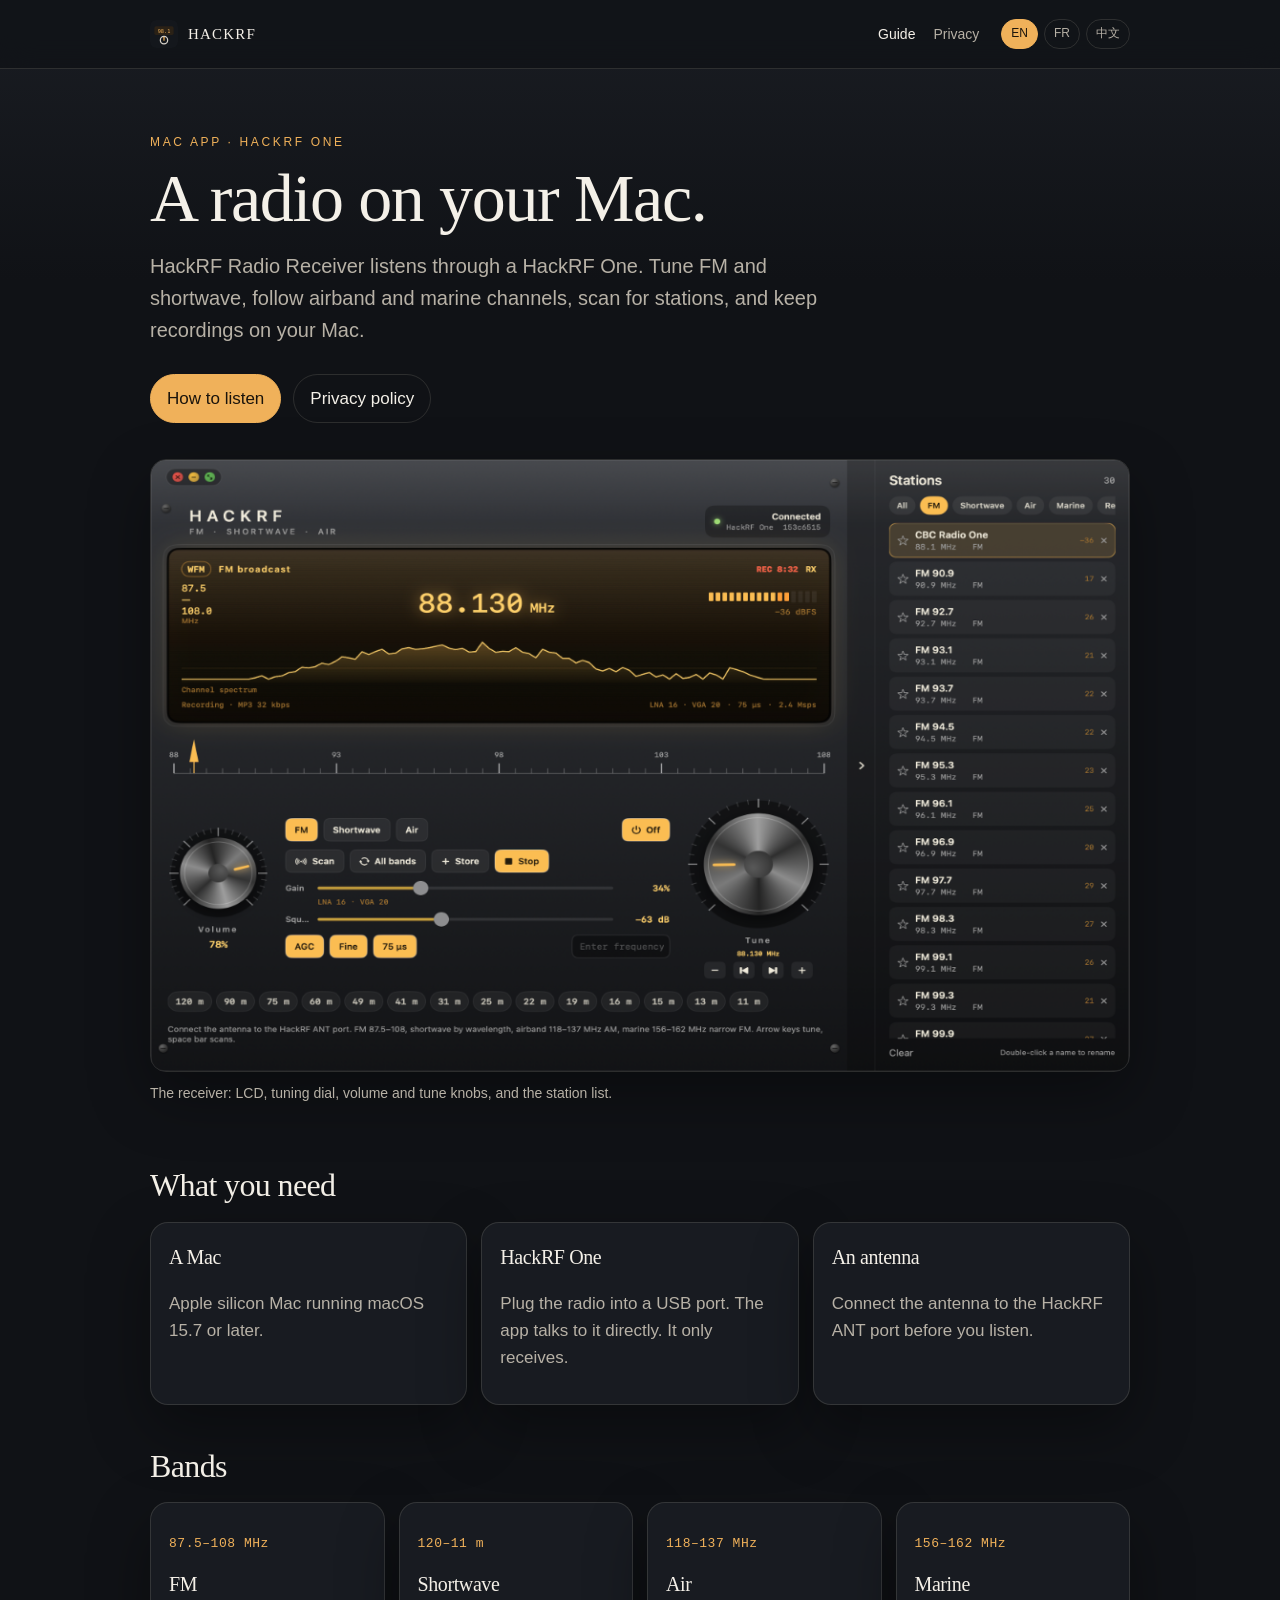
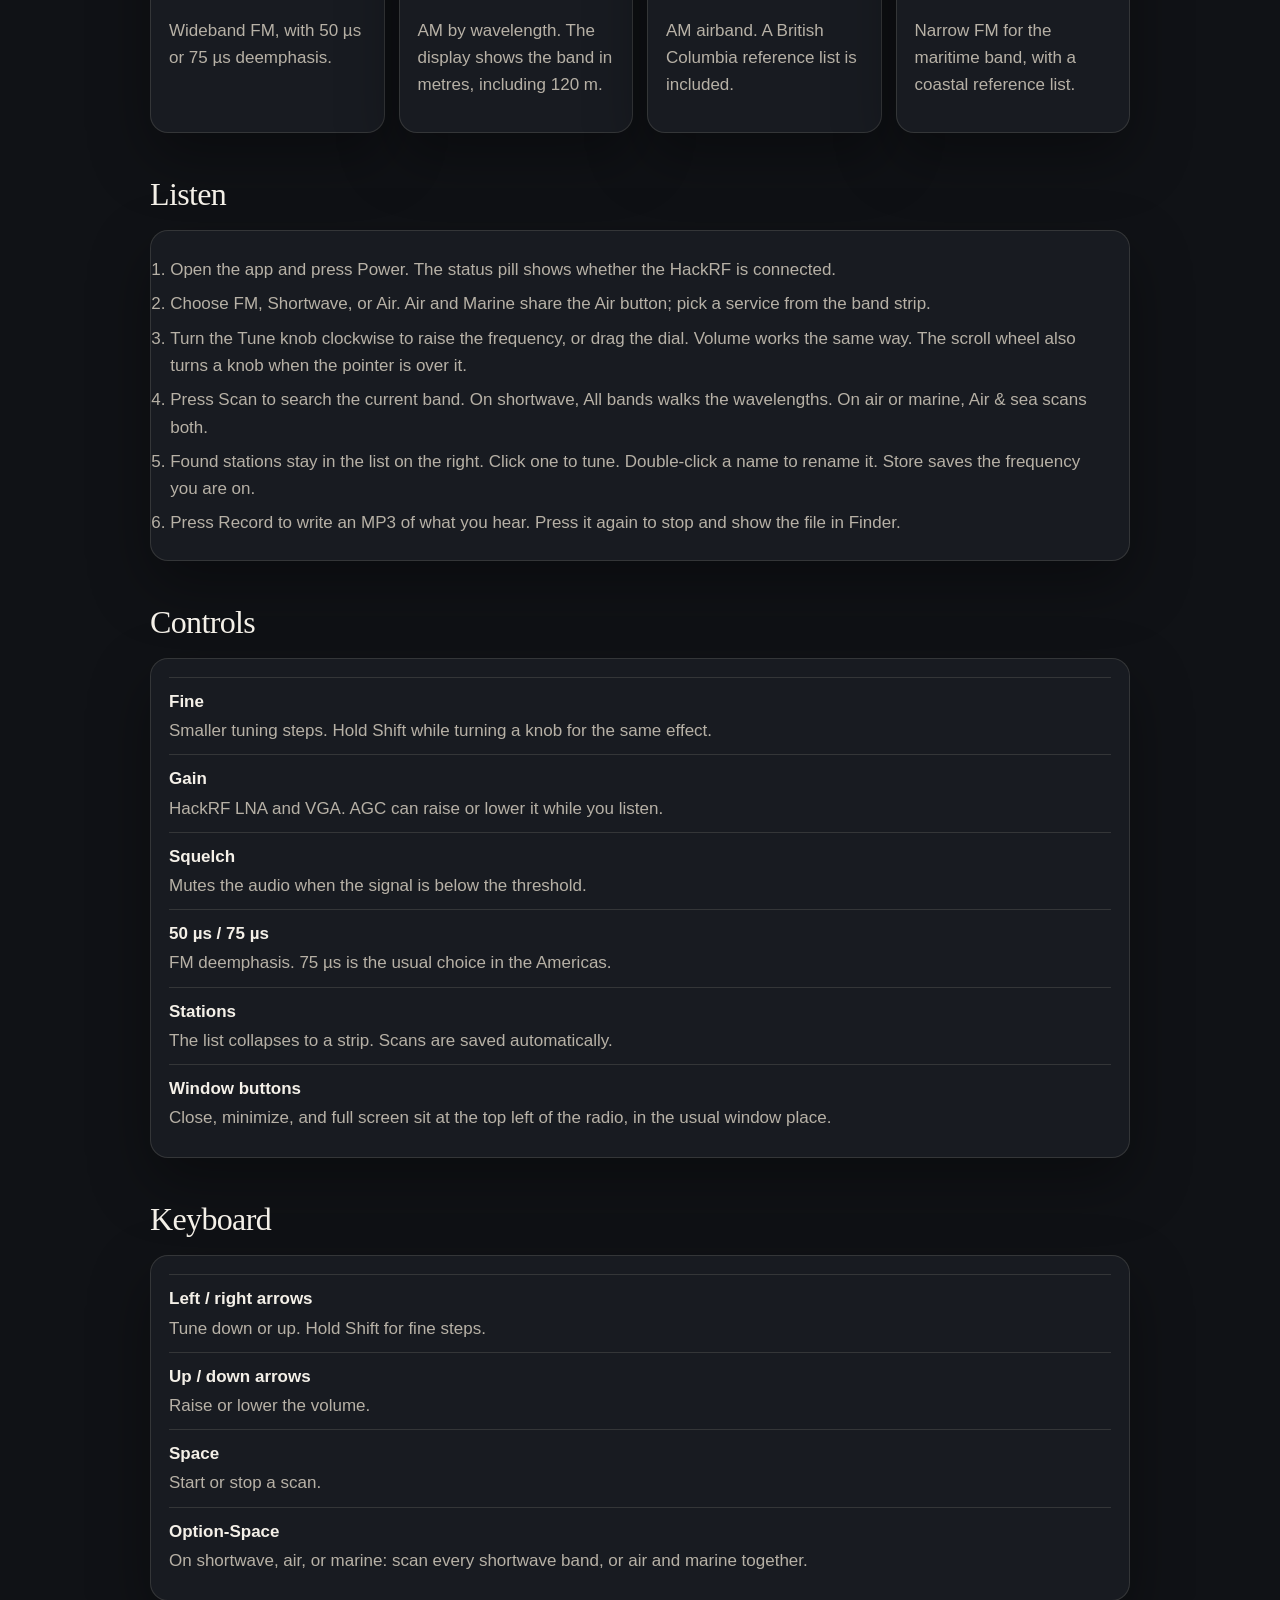
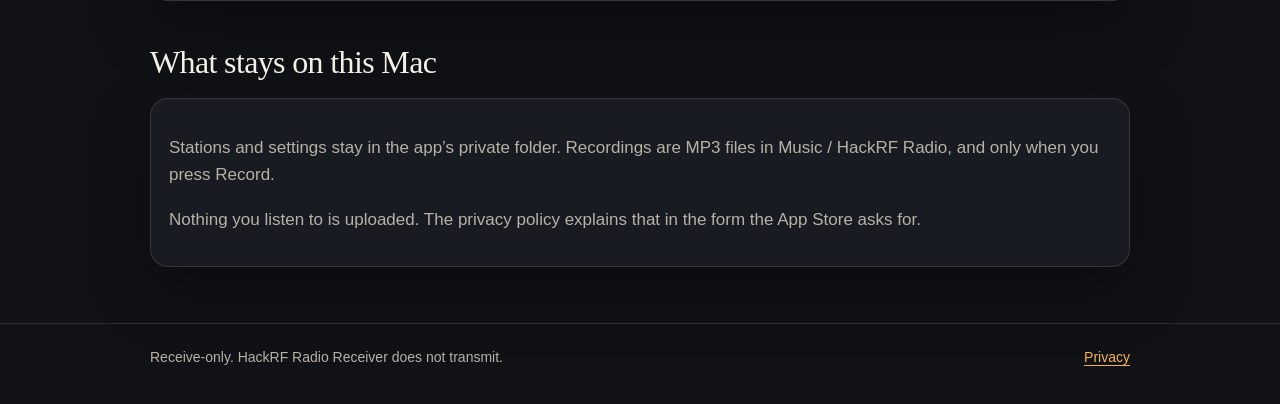
<file: docs/index.html>
<!DOCTYPE html>
<html lang="en">
<head>
  <meta charset="utf-8">
  <meta name="viewport" content="width=device-width, initial-scale=1">
  <title>HackRF Radio Receiver</title>
  <meta name="description" content="Guide for HackRF Radio Receiver.">
  <link rel="icon" href="favicon.svg" type="image/svg+xml">
  <link rel="stylesheet" href="css/site.css">
</head>
<body data-page="home">
  <header class="site-header"><div class="wrap" data-chrome></div></header>
  <main class="wrap" data-root></main>
  <footer><div class="wrap" data-footer></div></footer>
  <script src="js/i18n.js"></script>
  <script src="js/site.js"></script>
</body>
</html>
</file>
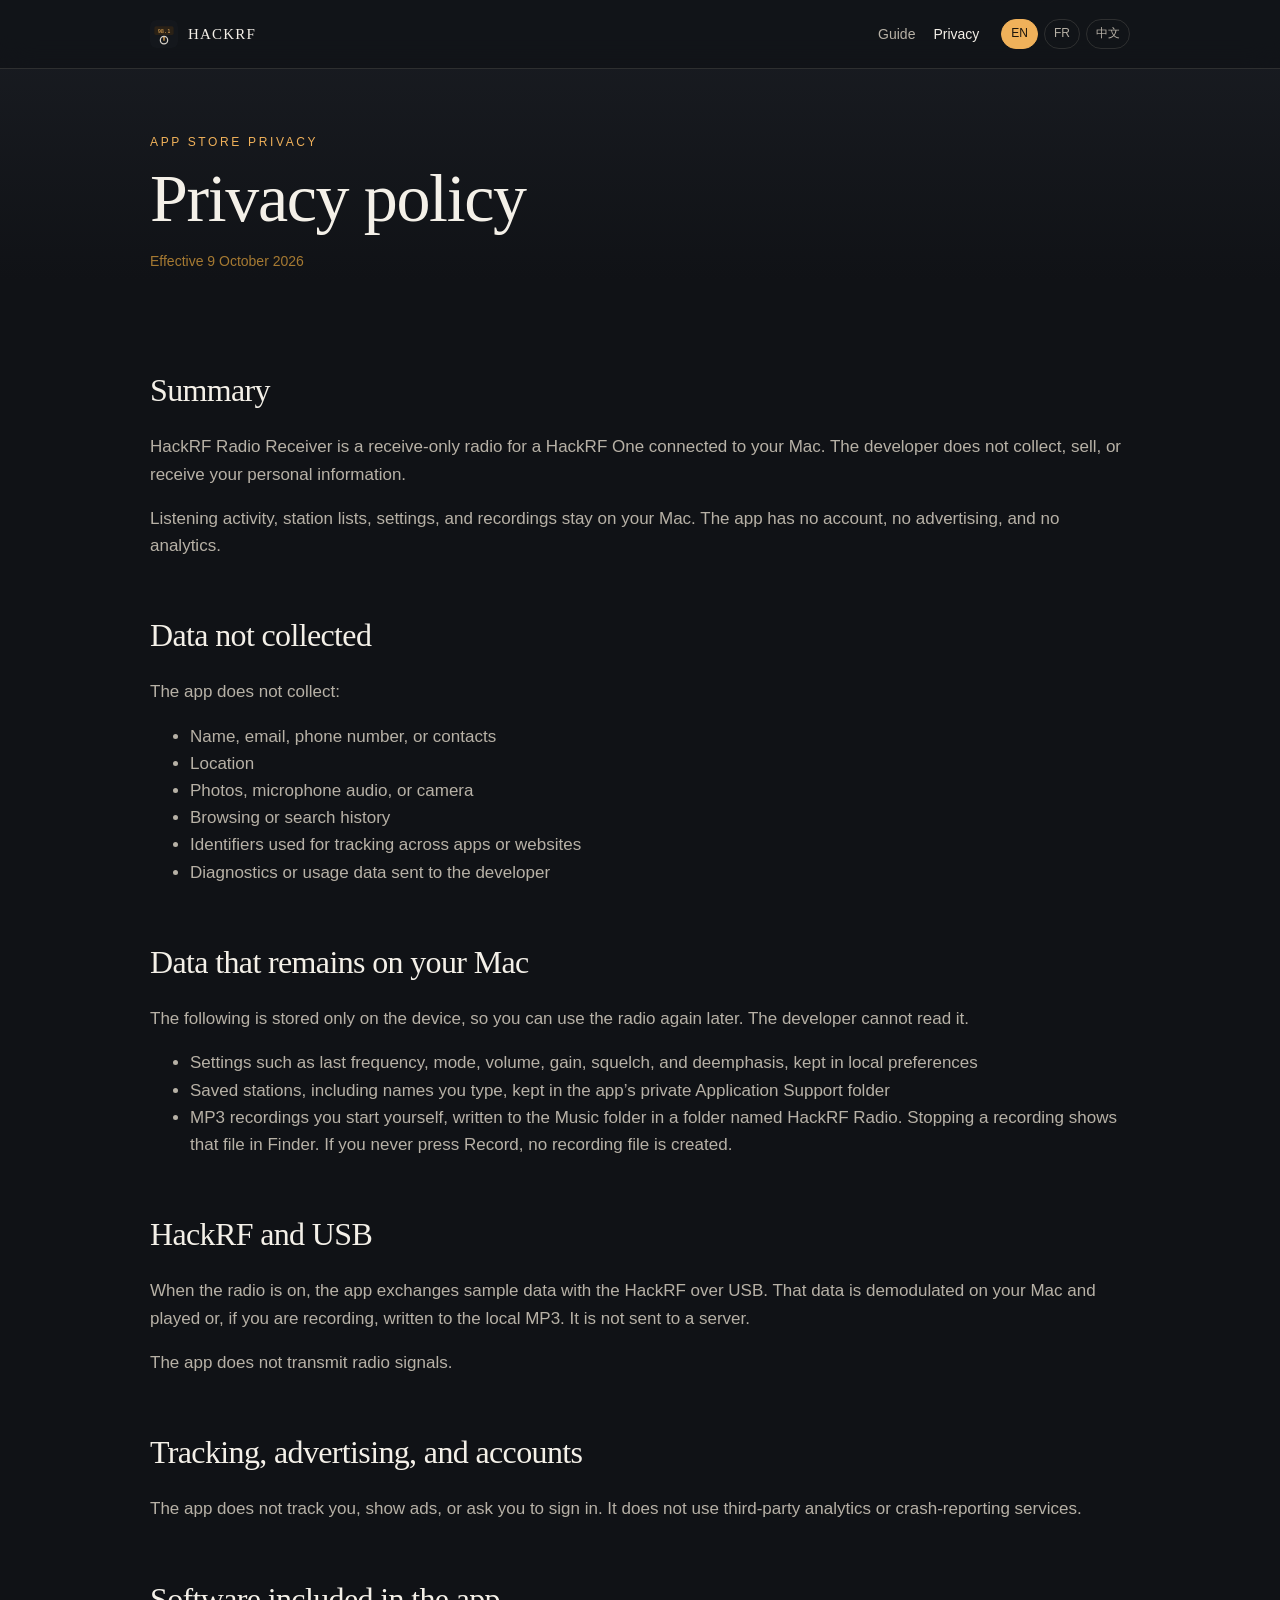
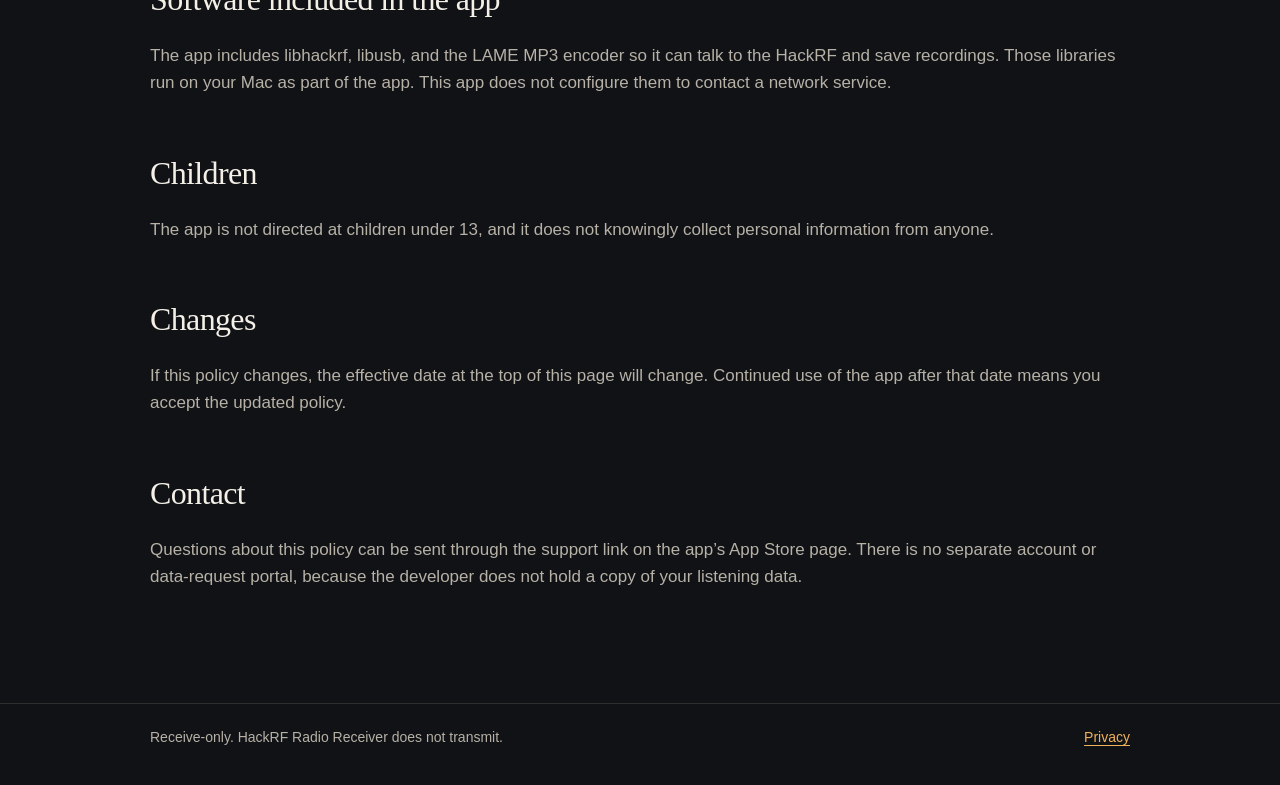
<file: docs/privacy/index.html>
<!DOCTYPE html>
<html lang="en">
<head>
  <meta charset="utf-8">
  <meta name="viewport" content="width=device-width, initial-scale=1">
  <title>Privacy policy</title>
  <meta name="description" content="Privacy policy for HackRF Radio Receiver.">
  <link rel="icon" href="../favicon.svg" type="image/svg+xml">
  <link rel="stylesheet" href="../css/site.css">
</head>
<body data-page="privacy">
  <header class="site-header"><div class="wrap" data-chrome></div></header>
  <main class="wrap" data-root></main>
  <footer><div class="wrap" data-footer></div></footer>
  <script src="../js/i18n.js"></script>
  <script src="../js/site.js"></script>
</body>
</html>
</file>
<file: docs/css/site.css>
:root {
  --bg: #101216;
  --bg-raise: #181b21;
  --line: rgba(255, 244, 220, 0.12);
  --text: #f4f0e8;
  --muted: #b7b1a6;
  --amber: #f0b15a;
  --amber-dim: #a67a32;
  --danger: #e37a68;
  --shadow: 0 24px 60px rgba(0, 0, 0, 0.35);
  --serif: "Iowan Old Style", Palatino, "Palatino Linotype", Georgia, serif;
  --sans: "Avenir Next", "Segoe UI", "PingFang SC", "Hiragino Sans GB", "Noto Sans SC", "Helvetica Neue", sans-serif;
  --mono: "SF Mono", ui-monospace, "Cascadia Mono", Menlo, monospace;
}

* { box-sizing: border-box; }
html { scroll-behavior: smooth; }
body {
  margin: 0;
  color: var(--text);
  font-family: var(--sans);
  font-size: 17px;
  line-height: 1.6;
  background:
    radial-gradient(900px 420px at 80% -10%, rgba(240, 177, 90, 0.16), transparent 60%),
    linear-gradient(180deg, #1a1d23 0%, var(--bg) 280px);
}
a { color: var(--amber); text-decoration-thickness: 1px; text-underline-offset: 3px; }
a:hover { color: #ffd59a; }

.wrap { width: min(980px, calc(100% - 40px)); margin: 0 auto; }
.site-header {
  position: sticky;
  top: 0;
  z-index: 2;
  backdrop-filter: blur(16px);
  background: rgba(16, 18, 22, 0.78);
  border-bottom: 1px solid var(--line);
}
.site-header .wrap {
  display: flex;
  align-items: center;
  gap: 22px;
  min-height: 68px;
}
.brand {
  display: flex;
  align-items: center;
  gap: 10px;
  color: inherit;
  text-decoration: none;
  font-family: var(--serif);
  letter-spacing: 0.08em;
  font-size: 15px;
}
.brand img { width: 28px; height: 28px; }
.nav { display: flex; gap: 18px; margin-left: auto; }
.nav a { color: var(--muted); text-decoration: none; font-size: 14px; }
.nav a[aria-current="page"], .nav a:hover { color: var(--text); }
.langs { display: flex; gap: 6px; }
.langs button {
  border: 1px solid var(--line);
  background: transparent;
  color: var(--muted);
  border-radius: 999px;
  padding: 4px 9px;
  font: inherit;
  font-size: 12px;
  cursor: pointer;
}
.langs button[aria-pressed="true"] {
  color: #1a140c;
  background: var(--amber);
  border-color: var(--amber);
}

.hero { padding: 64px 0 28px; }
.kicker {
  color: var(--amber);
  letter-spacing: 0.22em;
  font-size: 12px;
  text-transform: uppercase;
  margin: 0 0 12px;
}
h1, h2, h3 { font-family: var(--serif); font-weight: 500; letter-spacing: -0.02em; }
h1 { font-size: clamp(40px, 6vw, 68px); line-height: 1.02; margin: 0 0 16px; }
h2 { font-size: 32px; margin: 0 0 10px; }
h3 { font-size: 20px; margin: 0 0 8px; }
.lead { font-size: 20px; color: var(--muted); max-width: 42rem; margin: 0; }
.actions { display: flex; gap: 12px; margin-top: 28px; flex-wrap: wrap; }
.shot { margin: 36px 0 0; }
.shot img {
  display: block;
  width: 100%;
  height: auto;
  border-radius: 16px;
  border: 1px solid var(--line);
  box-shadow: var(--shadow);
}
.shot figcaption { margin-top: 10px; color: var(--muted); font-size: 14px; }
.button {
  display: inline-flex;
  align-items: center;
  border-radius: 999px;
  padding: 10px 16px;
  text-decoration: none;
  border: 1px solid var(--line);
  color: var(--text);
}
.button.primary { background: var(--amber); color: #1a140c; border-color: var(--amber); }

.section { padding: 28px 0 8px; }
.grid { display: grid; gap: 14px; }
.grid.two { grid-template-columns: repeat(2, minmax(0, 1fr)); }
.grid.three { grid-template-columns: repeat(3, minmax(0, 1fr)); }
.grid.four { grid-template-columns: repeat(4, minmax(0, 1fr)); }
.card {
  background: var(--bg-raise);
  border: 1px solid var(--line);
  border-radius: 18px;
  padding: 18px 18px 16px;
  box-shadow: var(--shadow);
}
.card p, .card li { color: var(--muted); }
.card .freq {
  font-family: var(--mono);
  color: var(--amber);
  font-size: 13px;
  letter-spacing: 0.04em;
}
ol.steps { margin: 0; padding-left: 1.2rem; color: var(--muted); }
ol.steps li { margin: 0.45rem 0; }
dl.ref { margin: 0; }
dl.ref div { padding: 10px 0; border-top: 1px solid var(--line); }
dl.ref dt { font-weight: 600; }
dl.ref dd { margin: 2px 0 0; color: var(--muted); }
kbd {
  font-family: var(--mono);
  font-size: 12px;
  border: 1px solid var(--line);
  border-bottom-width: 2px;
  border-radius: 6px;
  padding: 1px 6px;
  color: var(--text);
}

.legal { padding-bottom: 48px; }
.legal h2 { margin-top: 1.6em; }
.legal p, .legal li { color: var(--muted); }
.updated { color: var(--amber-dim); font-size: 14px; }

footer {
  border-top: 1px solid var(--line);
  margin-top: 48px;
  padding: 22px 0 36px;
  color: var(--muted);
  font-size: 14px;
}
footer .wrap { display: flex; justify-content: space-between; gap: 16px; flex-wrap: wrap; }

@media (max-width: 800px) {
  .grid.two, .grid.three, .grid.four { grid-template-columns: 1fr; }
  .site-header .wrap { flex-wrap: wrap; padding: 10px 0; }
  .nav { margin-left: 0; }
}
</file>
